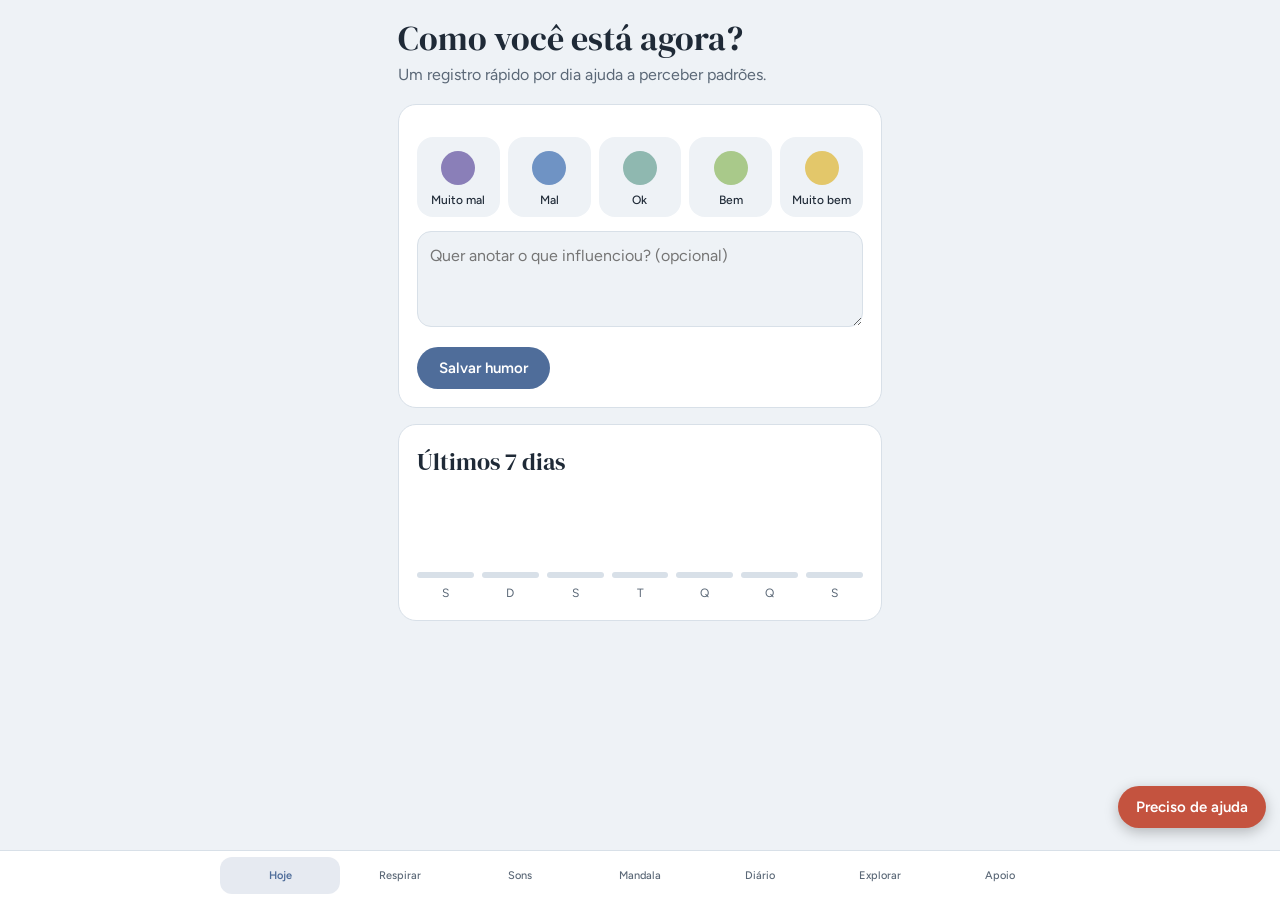
<file: index.html>
<!DOCTYPE html>
<html lang="pt-BR">
<head>
<meta charset="utf-8">
<meta name="viewport" content="width=device-width, initial-scale=1, viewport-fit=cover">
<title>Pausa — saúde mental</title>
<link href="https://fonts.googleapis.com/css2?family=DM+Serif+Display&family=Figtree:wght@400;500;600&display=swap" rel="stylesheet">
<link rel="stylesheet" href="styles.css">
</head>
<body>
<main>
<section id="hoje" class="on">
  <h1>Como você está agora?</h1>
  <p class="mut">Um registro rápido por dia ajuda a perceber padrões.</p>
  <div class="card">
    <div class="moods" id="moods" role="group" aria-label="Seu humor"></div>
    <textarea id="mnote" placeholder="Quer anotar o que influenciou? (opcional)"></textarea>
    <p style="margin:12px 0 0"><button class="btn" id="msave">Salvar humor</button> <span id="mok" class="mut" role="status"></span></p>
  </div>
  <div class="card"><h2>Últimos 7 dias</h2><div class="week" id="week"></div></div>
</section>

<section id="respirar">
  <h1>Respirar</h1>
  <p class="mut">Inspire por 4 segundos, segure por 4 e solte por 6. Repita por alguns minutos.</p>
  <div class="card">
    <div class="breath"><div class="orb" id="orb" aria-live="polite">Pronto?</div></div>
    <p style="text-align:center;margin:0"><button class="btn" id="bgo">Começar</button></p>
  </div>
</section>

<section id="sons">
  <h1>Sons relaxantes</h1>
  <p class="mut">Misture quantos quiser. Os sons são gerados no próprio aparelho e continuam tocando enquanto você usa outras abas.</p>
  <div class="card">
    <div class="snd" id="snd"></div>
    <p style="margin:16px 0 0"><label for="vol" class="mut">Volume</label><br><input id="vol" type="range" min="0" max="100" value="50" style="width:100%"></p>
    <p style="margin:12px 0 0"><button class="btn alt" id="sstop">Parar tudo</button></p>
  </div>
</section>

<section id="mandala">
  <h1>Mandala</h1>
  <p class="mut">Desenhe com o dedo e veja o traço se repetir em simetria. Sem certo ou errado: foque só no movimento e na respiração.</p>
  <div class="card">
    <canvas id="cv" width="600" height="600" aria-label="Área de desenho da mandala"></canvas>
    <div class="tools" id="sw"></div>
    <div class="tools">
      <button class="btn alt" data-n="6">6 eixos</button><button class="btn alt" data-n="8">8 eixos</button><button class="btn alt" data-n="12">12 eixos</button>
      <button class="btn" id="mclr">Limpar</button>
    </div>
  </div>
</section>

<section id="diario">
  <h1>Diário</h1>
  <p class="mut" id="prompt"></p>
  <div class="card">
    <textarea id="dtext" placeholder="Escreva sem se preocupar com o certo ou errado."></textarea>
    <p style="margin:12px 0 0"><button class="btn" id="dsave">Salvar entrada</button> <button class="btn alt" id="dnew">Outra pergunta</button></p>
  </div>
  <div class="card" id="dlist"></div>
</section>

<section id="explorar">
  <h1>Explorar</h1>
  <p class="mut">Ideias para cuidar da mente: brincar, ouvir e assistir.</p>
  <details class="card" open><summary>Jogos divertidos em grupo</summary><div id="games"></div><p class="mut" style="margin:10px 0 0">Cuidar da mente também é rir, brincar e se conectar!</p></details>
  <details class="card"><summary>Playlist: Becoming Myself</summary><p class="mut">Minha melhor versão: uma playlist para refletir, sonhar, se cuidar e evoluir. Toque em Ouvir para buscar a música.</p><div id="music"></div></details>
  <details class="card"><summary>Filmes sobre saúde mental</summary><div id="movies"></div></details>
</section>

<section id="ajuda" class="help">
  <h1>Precisa de ajuda agora?</h1>
  <p class="mut">Você não precisa passar por isso sozinho. No Brasil, estes serviços são gratuitos:</p>
  <div class="card"><ul>
    <li><a href="tel:188">CVV — 188</a>Apoio emocional e prevenção do suicídio, 24 horas. Também por chat em cvv.org.br.</li>
    <li><a href="tel:192">SAMU — 192</a>Emergências médicas e psiquiátricas.</li>
    <li><a href="tel:136">Disque Saúde — 136</a>Orientação sobre o atendimento no SUS, incluindo os CAPS (Centros de Atenção Psicossocial).</li>
  </ul></div>
  <h2 style="margin-top:28px">Livros de autoajuda</h2>
  <p class="mut">Sugestões de leitura. Os links abrem uma busca pelo título.</p>
  <div class="card" id="books"></div>
  <p class="mut" style="margin-top:16px">Este app é um apoio ao autocuidado e não substitui acompanhamento com psicólogo ou psiquiatra. Seus registros ficam só neste navegador.</p>
</section>
</main>

<button class="sos" id="sos">Preciso de ajuda</button>
<div class="ov" id="ov" role="dialog" aria-modal="true" aria-label="Ajuda imediata">
  <div class="sheet">
    <h2>Um passo de cada vez</h2>
    <p class="mut">Se você está em perigo ou pensando em se machucar, ligue agora. Há pessoas prontas para ouvir.</p>
    <a class="btn" href="tel:188">Ligar para o CVV — 188</a>
    <a class="btn" href="tel:192">Ligar para o SAMU — 192</a>
    <p style="margin:14px 0 6px"><b>Para se acalmar agora (5-4-3-2-1):</b></p>
    <p class="mut">Nomeie 5 coisas que você vê, 4 que você toca, 3 que você ouve, 2 que você cheira e 1 que você sente o gosto. Respire devagar entre cada uma.</p>
    <p><button class="btn alt" id="sbr">Respirar comigo</button> <button class="btn alt" id="scl">Fechar</button></p>
  </div>
</div>

<nav role="tablist" aria-label="Seções">
  <button role="tab" data-t="hoje" aria-selected="true">Hoje</button>
  <button role="tab" data-t="respirar" aria-selected="false">Respirar</button>
  <button role="tab" data-t="sons" aria-selected="false">Sons</button>
  <button role="tab" data-t="mandala" aria-selected="false">Mandala</button>
  <button role="tab" data-t="diario" aria-selected="false">Diário</button>
  <button role="tab" data-t="explorar" aria-selected="false">Explorar</button>
  <button role="tab" data-t="ajuda" aria-selected="false">Apoio</button>
</nav>

<script>
(function(){
var $=function(i){return document.getElementById(i)};
var S={moods:[],notes:[]};
try{var r=localStorage.getItem('pausa');if(r)S=JSON.parse(r)}catch(e){}
if(!S.moods)S.moods=[];if(!S.notes)S.notes=[];
function save(){try{localStorage.setItem('pausa',JSON.stringify(S))}catch(e){}}
function day(d){return d.toISOString().slice(0,10)}
function today(){var d=new Date();d.setMinutes(d.getMinutes()-d.getTimezoneOffset());return day(d)}

// abas
function show(t){
  document.querySelectorAll('section').forEach(function(s){s.classList.toggle('on',s.id===t)});
  document.querySelectorAll('nav button').forEach(function(b){b.setAttribute('aria-selected',b.dataset.t===t)});
  if(t!=='respirar')stop();
  window.scrollTo(0,0);
  try{history.replaceState(null,'','#'+t)}catch(e){}
}
document.querySelectorAll('nav button').forEach(function(b){b.onclick=function(){show(b.dataset.t)}});
var h=(location.hash||'').slice(1);if(['hoje','respirar','sons','mandala','diario','explorar','ajuda'].indexOf(h)>-1)show(h);

// humor
var L=['Muito mal','Mal','Ok','Bem','Muito bem'],C=['--m1','--m2','--m3','--m4','--m5'],sel=0;
var mw=$('moods');
L.forEach(function(l,i){
  var b=document.createElement('button');b.setAttribute('aria-pressed','false');
  b.innerHTML='<i style="background:var('+C[i]+')"></i>'+l;
  b.onclick=function(){sel=i+1;[].forEach.call(mw.children,function(x,j){x.setAttribute('aria-pressed',j===i)})};
  mw.appendChild(b);
});
$('msave').onclick=function(){
  if(!sel){$('mok').textContent='Escolha como você está.';return}
  var t=today();S.moods=S.moods.filter(function(m){return m.d!==t});
  S.moods.push({d:t,v:sel,n:$('mnote').value.trim()});save();
  $('mnote').value='';$('mok').textContent='Humor salvo.';week();
};
function week(){
  var w=$('week');w.innerHTML='';var d=new Date();d.setMinutes(d.getMinutes()-d.getTimezoneOffset());
  for(var i=6;i>=0;i--){
    var x=new Date(d);x.setDate(d.getDate()-i);var k=day(x);
    var m=S.moods.filter(function(m){return m.d===k})[0];
    var c=document.createElement('div');
    var b=document.createElement('b');
    if(m){b.style.height=(m.v*18)+'%';b.style.background='var('+C[m.v-1]+')';b.title=L[m.v-1]}
    c.appendChild(b);c.appendChild(document.createTextNode(['D','S','T','Q','Q','S','S'][x.getDay()]));
    w.appendChild(c);
  }
}
week();

// respiração
var timer=null,running=false;
var orb=$('orb'),bgo=$('bgo');
function phase(txt,scale,secs){orb.style.transitionDuration=secs+'s';orb.style.transform='scale('+scale+')';orb.textContent=txt}
function cycle(){
  if(!running)return;
  phase('Inspire',1.7,4);
  timer=setTimeout(function(){if(!running)return;phase('Segure',1.7,0.1);
    timer=setTimeout(function(){if(!running)return;phase('Solte',1,6);
      timer=setTimeout(cycle,6000)},4000)},4000);
}
function stop(){running=false;clearTimeout(timer);if(orb){orb.style.transitionDuration='1s';orb.style.transform='scale(1)';orb.textContent='Pronto?'}if(bgo)bgo.textContent='Começar'}
bgo.onclick=function(){if(running){stop()}else{running=true;bgo.textContent='Parar';cycle()}};

// diário
var P=['O que pesou hoje, e o que ajudou, mesmo que um pouco?','Do que você precisa neste momento?','Que pensamento se repetiu hoje? O que você diria a um amigo que pensasse isso?','Cite três coisas pequenas que correram bem hoje.','O que você pode deixar para amanhã?'];
var pi=0;function setP(){$('prompt').textContent=P[pi%P.length]}setP();
$('dnew').onclick=function(){pi++;setP()};
$('dsave').onclick=function(){
  var t=$('dtext').value.trim();if(!t)return;
  S.notes.unshift({d:new Date().toLocaleDateString('pt-BR',{day:'numeric',month:'long'}),q:P[pi%P.length],t:t});save();$('dtext').value='';list();
};
function list(){
  var l=$('dlist');l.innerHTML='';
  if(!S.notes.length){l.innerHTML='<p class="mut" style="margin:0">Suas entradas aparecem aqui. Escreva a primeira acima.</p>';return}
  S.notes.slice(0,20).forEach(function(n){
    var e=document.createElement('div');e.className='entry';
    var s=document.createElement('small');s.textContent=n.d+' · '+n.q;
    e.appendChild(s);e.appendChild(document.createTextNode(n.t));l.appendChild(e);
  });
}
list();

// socorro
function ov(o){$('ov').classList.toggle('on',o)}
$('sos').onclick=function(){ov(true)};$('scl').onclick=function(){ov(false)};
$('ov').onclick=function(e){if(e.target===this)ov(false)};
$('sbr').onclick=function(){ov(false);show('respirar')};

// livros
var B=[['Mindfulness: Atenção Plena','Mark Williams e Danny Penman'],['O Poder do Agora','Eckhart Tolle'],['Ansiedade: Como Enfrentar o Mal do Século','Augusto Cury'],['A Coragem de Ser Imperfeito','Brené Brown'],['Aonde Quer que Eu Vá, Lá Estou','Jon Kabat-Zinn']];
B.forEach(function(b){
  var d=document.createElement('div');d.className='bk';
  var t=document.createElement('div');t.innerHTML='<b></b><br><span class="mut"></span>';
  t.firstChild.textContent=b[0];t.lastChild.textContent=b[1];
  var a=document.createElement('a');a.textContent='Buscar';a.target='_blank';a.rel='noopener noreferrer';
  a.href='https://www.google.com/search?q='+encodeURIComponent('livro '+b[0]+' '+b[1]);
  d.appendChild(t);d.appendChild(a);$('books').appendChild(d);
});

// explorar
function item(p,t,d){var e=document.createElement('div');e.className='it';var b=document.createElement('b');b.textContent=t;var q=document.createElement('p');q.className='mut';q.textContent=d;e.appendChild(b);e.appendChild(q);$(p).appendChild(e)}
[['Mímica das Emoções','Sorteie uma emoção ou situação do dia a dia e faça mímica para o grupo adivinhar. Trabalha a expressão emocional com muito humor.'],
['Batata Quente da Gratidão','Passe um objeto ao som de música. Quando parar, quem estiver com ele diz algo bom do seu dia ou um elogio a um colega.'],
['Detetive do Bem-Estar','Cada pessoa escreve um hábito secreto que a ajuda a relaxar. O grupo faz perguntas divertidas para descobrir de quem é.'],
['Desafio do Pote da Alegria','Tire papéis de um pote com desafios leves e engraçados, como imitar um som relaxante, contar uma piada ou dar um abraço coletivo.']
].forEach(function(x){item('games',x[0],x[1])});
var M=[['Encontrar seu propósito e sentido para a vida',[['Vienna','Billy Joel'],['What Was I Made For?','Billie Eilish'],['The Climb','Miley Cyrus'],['Unwritten','Natasha Bedingfield'],['A Vida é Desafio',"Racionais MC's"]]],
['Amor-próprio e autoestima',[['Scars to Your Beautiful','Alessia Cara'],['Born This Way','Lady Gaga'],['Love Myself','Hailee Steinfeld'],['Good as Hell','Lizzo'],['Beautiful','Christina Aguilera'],['i','Kendrick Lamar']]],
['Saúde mental e equilíbrio emocional',[['After the Storm','Kali Uchis'],['Rainbow','Kesha'],['Keep Your Head Up','Andy Grammer'],['Three Little Birds','Bob Marley']]],
['Evolução pessoal e motivação',[['A Sky Full of Stars','Coldplay'],['The Nights','Avicii'],['Shake It Out','Florence + The Machine'],['Firework','Katy Perry'],['Dog Days Are Over','Florence + The Machine'],['Eu Vou Seguir','Marina Elali']]],
['Músicas brasileiras para refletir sobre a vida',[['Trem-Bala','Ana Vilela'],['Paciência','Lenine'],['Dias Melhores','Jota Quest'],['Mais Uma Vez','Renato Russo'],['Enquanto Houver Sol','Titãs'],['É Preciso Saber Viver','Titãs']]]];
M.forEach(function(c){
  var h=document.createElement('div');h.className='cat';h.textContent=c[0];$('music').appendChild(h);
  c[1].forEach(function(s){
    var r=document.createElement('div');r.className='sg';
    var t=document.createElement('span');t.textContent=s[0]+' — '+s[1];
    var a=document.createElement('a');a.textContent='Ouvir';a.target='_blank';a.rel='noopener noreferrer';
    a.href='https://www.youtube.com/results?search_query='+encodeURIComponent(s[0]+' '+s[1]);
    r.appendChild(t);r.appendChild(a);$('music').appendChild(r);
  });
});
[['Divertida Mente (2015)','Mostra como as emoções influenciam nossos sentimentos e comportamentos.'],
['As Vantagens de Ser Invisível (2012)','Aborda sofrimento emocional, traumas, bullying, amizade e a importância de buscar apoio.'],
['Nise: O Coração da Loucura (2015)','Retrata o cuidado humanizado em saúde mental e o uso da arte como parte do tratamento.'],
['O Mínimo para Viver (2017)','Aborda a anorexia e os desafios de quem enfrenta um transtorno alimentar, destacando a importância do tratamento. Pode ser um tema sensível: assista com cuidado.'],
['Extraordinário (2017)','Fala sobre bullying, autoestima, empatia, aceitação e respeito às diferenças.'],
['O Lado Bom da Vida (2012)','Aborda saúde mental, relações afetivas, recuperação e a importância do acompanhamento profissional.']
].forEach(function(x){item('movies',x[0],x[1])});

// sons (Web Audio)
var AC=null,master=null,live={};
function ac(){if(!AC){AC=new (window.AudioContext||window.webkitAudioContext)();master=AC.createGain();master.gain.value=.5;master.connect(AC.destination)}if(AC.state==='suspended')AC.resume();return AC}
function noise(c,brown){var n=c.sampleRate*3,b=c.createBuffer(1,n,c.sampleRate),d=b.getChannelData(0),l=0;
  for(var i=0;i<n;i++){var w=Math.random()*2-1;if(brown){l=(l+.02*w)/1.02;d[i]=l*3.5}else d[i]=w*.6}
  var s=c.createBufferSource();s.buffer=b;s.loop=true;return s}
function lfo(c,f,depth,target){var o=c.createOscillator(),g=c.createGain();o.frequency.value=f;g.gain.value=depth;o.connect(g);g.connect(target);o.start();return o}
var SND={
 'Chuva':function(c,out){var s=noise(c,false),hp=c.createBiquadFilter(),lp=c.createBiquadFilter();hp.type='highpass';hp.frequency.value=700;lp.type='lowpass';lp.frequency.value=7000;s.connect(hp);hp.connect(lp);lp.connect(out);s.start();return [s]},
 'Oceano':function(c,out){var s=noise(c,true),lp=c.createBiquadFilter(),g=c.createGain();lp.type='lowpass';lp.frequency.value=800;g.gain.value=.5;s.connect(lp);lp.connect(g);g.connect(out);s.start();return [s,lfo(c,.09,.4,g.gain)]},
 'Vento':function(c,out){var s=noise(c,true),bp=c.createBiquadFilter();bp.type='bandpass';bp.frequency.value=450;bp.Q.value=.9;s.connect(bp);bp.connect(out);s.start();return [s,lfo(c,.06,250,bp.frequency)]},
 'Tigela tibetana':function(c,out){var r=[],g=c.createGain();g.gain.value=.12;g.connect(out);[174.6,261.6,392].forEach(function(f,i){var o=c.createOscillator();o.type='sine';o.frequency.value=f;var m=c.createGain();m.gain.value=.5;o.connect(m);m.connect(g);o.start();r.push(o);r.push(lfo(c,.15+i*.05,.25,m.gain))});return r}
};
Object.keys(SND).forEach(function(k){
  var b=document.createElement('button');b.textContent=k;b.setAttribute('aria-pressed','false');
  b.onclick=function(){
    var c=ac();
    if(live[k]){off(k);b.setAttribute('aria-pressed','false');return}
    var out=c.createGain();out.gain.value=0;out.connect(master);
    var nodes=SND[k](c,out);out.gain.linearRampToValueAtTime(.7,c.currentTime+2);
    live[k]={out:out,nodes:nodes,b:b};b.setAttribute('aria-pressed','true');
  };
  $('snd').appendChild(b);
});
function off(k){var o=live[k];if(!o)return;var c=AC;o.out.gain.cancelScheduledValues(c.currentTime);o.out.gain.setTargetAtTime(0,c.currentTime,.3);
  setTimeout(function(){o.nodes.forEach(function(n){try{n.stop()}catch(e){}})},1500);o.b.setAttribute('aria-pressed','false');delete live[k]}
$('sstop').onclick=function(){Object.keys(live).forEach(off)};
$('vol').oninput=function(){if(master)master.gain.value=this.value/100};

// mandala
var cv=$('cv'),g=cv.getContext('2d'),col='#4f6d9a',N=8,down=false,lp=null;
g.lineCap='round';g.lineJoin='round';g.lineWidth=3;
function pt(e){var r=cv.getBoundingClientRect();return{x:(e.clientX-r.left)*600/r.width-300,y:(e.clientY-r.top)*600/r.height-300}}
function seg(a,b){g.strokeStyle=col;
  for(var k=0;k<N;k++){var t=2*Math.PI*k/N,c=Math.cos(t),s=Math.sin(t);
    for(var f=-1;f<=1;f+=2){
      g.beginPath();
      g.moveTo(300+f*a.x*c-a.y*s,300+f*a.x*s+a.y*c);
      g.lineTo(300+f*b.x*c-b.y*s,300+f*b.x*s+b.y*c);
      g.stroke();
    }}}
cv.onpointerdown=function(e){down=true;lp=pt(e);cv.setPointerCapture(e.pointerId);seg(lp,lp)};
cv.onpointermove=function(e){if(!down)return;var p=pt(e);seg(lp,p);lp=p};
cv.onpointerup=cv.onpointercancel=function(){down=false};
['#e07a5f','#f2cc8f','#81b29a','#4f6d9a','#8a7fb8','#e9a8c4'].forEach(function(c,i){
  var b=document.createElement('button');b.className='sw';b.style.background=c;b.setAttribute('aria-label','Cor '+(i+1));b.setAttribute('aria-pressed',i===3);
  b.onclick=function(){col=c;[].forEach.call($('sw').children,function(x){x.setAttribute('aria-pressed',x===b)})};
  $('sw').appendChild(b);
});
document.querySelectorAll('[data-n]').forEach(function(b){b.onclick=function(){N=+b.dataset.n}});
$('mclr').onclick=function(){g.clearRect(0,0,600,600)};
})();
</script>
</body>
</html>
</file>
<file: styles.css>
:root{--bg:#eef2f6;--card:#fff;--ink:#1f2a37;--mut:#5b6877;--line:#d8e0e8;--acc:#4f6d9a;--acc2:#7fb5a6;--on:#fff;
--m1:#8a7fb8;--m2:#6f93c4;--m3:#8fb8b0;--m4:#a9c98a;--m5:#e3c76a;
box-sizing:border-box;padding-top:env(safe-area-inset-top,0px);padding-bottom:env(safe-area-inset-bottom,0px)}
@media (prefers-color-scheme:dark){:root:not([data-theme="light"]){--bg:#121a24;--card:#1b2633;--ink:#e8eef5;--mut:#9aa8b8;--line:#2c3a4a;--acc:#8fb0e0;--acc2:#6fb3a2;--on:#10202f}}
:root[data-theme="dark"]{--bg:#121a24;--card:#1b2633;--ink:#e8eef5;--mut:#9aa8b8;--line:#2c3a4a;--acc:#8fb0e0;--acc2:#6fb3a2;--on:#10202f}
html{scroll-padding-top:env(safe-area-inset-top,0px)}
*{box-sizing:border-box}
body{margin:0;background:var(--bg);color:var(--ink);font:16px/1.55 Figtree,system-ui,sans-serif}
main{max-width:520px;margin:0 auto;padding:20px 18px 96px}
h1,h2{font-family:"DM Serif Display",Georgia,serif;font-weight:400;margin:0}
h1{font-size:34px;line-height:1.1;margin-bottom:6px}
h2{font-size:24px;margin-bottom:6px}
p{margin:0 0 12px}.mut{color:var(--mut)}
.card{background:var(--card);border:1px solid var(--line);border-radius:18px;padding:18px;margin-top:16px}
section{display:none}section.on{display:block}
nav{position:fixed;left:0;right:0;bottom:0;background:var(--card);border-top:1px solid var(--line);display:flex;justify-content:center;padding:6px 8px calc(6px + env(safe-area-inset-bottom,0px))}
nav button{flex:1;max-width:120px;background:none;border:0;color:var(--mut);font:500 14px Figtree,sans-serif;padding:12px 4px;border-radius:12px;cursor:pointer}
nav button[aria-selected="true"]{color:var(--acc);background:color-mix(in srgb,var(--acc) 14%,transparent);font-weight:600}
button:focus-visible,textarea:focus-visible{outline:3px solid var(--acc);outline-offset:2px}
.moods{display:grid;grid-template-columns:repeat(5,1fr);gap:8px;margin:14px 0}
.moods button{border:2px solid transparent;border-radius:16px;padding:12px 2px 8px;background:var(--bg);color:var(--ink);font:500 12px Figtree,sans-serif;cursor:pointer;display:flex;flex-direction:column;align-items:center;gap:8px}
.moods i{width:34px;height:34px;border-radius:50%;display:block}
.moods button[aria-pressed="true"]{border-color:var(--acc)}
textarea{width:100%;min-height:96px;border:1px solid var(--line);border-radius:14px;background:var(--bg);color:var(--ink);font:16px/1.5 Figtree,sans-serif;padding:12px;resize:vertical}
.btn{background:var(--acc);color:var(--on);border:0;border-radius:999px;padding:12px 22px;font:600 15px Figtree,sans-serif;cursor:pointer}
.btn.alt{background:transparent;color:var(--acc);border:1.5px solid var(--acc)}
.week{display:flex;align-items:flex-end;gap:8px;height:110px;margin-top:12px}
.week div{flex:1;display:flex;flex-direction:column;align-items:center;justify-content:flex-end;gap:6px;height:100%;font-size:12px;color:var(--mut)}
.week b{width:100%;border-radius:8px;min-height:6px;background:var(--line)}
.breath{display:grid;place-items:center;height:290px}
.orb{width:120px;height:120px;border-radius:50%;background:radial-gradient(circle at 35% 30%,var(--acc2),var(--acc));display:grid;place-items:center;color:var(--on);font-weight:600;text-align:center;transition:transform 4s ease-in-out;box-shadow:0 0 0 14px color-mix(in srgb,var(--acc2) 22%,transparent)}
.entry{border-top:1px solid var(--line);padding:12px 0;white-space:pre-wrap}.entry:first-child{border-top:0}
.entry small{display:block;color:var(--mut);margin-bottom:2px}
.help a{display:block;color:var(--acc);font-weight:600;font-size:20px;text-decoration:none}
.help li{margin-bottom:14px;list-style:none}.help ul{padding:0;margin:0}
nav button{font-size:12px;padding:12px 2px}
.sos{position:fixed;right:14px;bottom:calc(72px + env(safe-area-inset-bottom,0px));background:#c4533f;color:#fff;border:0;border-radius:999px;padding:12px 18px;font:600 15px Figtree,sans-serif;box-shadow:0 4px 14px rgba(0,0,0,.25);cursor:pointer;z-index:20}
.ov{position:fixed;inset:0;background:rgba(10,18,28,.6);display:none;align-items:flex-end;justify-content:center;z-index:30}.ov.on{display:flex}
.sheet{background:var(--card);width:100%;max-width:520px;border-radius:22px 22px 0 0;padding:22px 18px calc(22px + env(safe-area-inset-bottom,0px));max-height:88vh;overflow:auto}
.sheet a.btn{display:block;text-align:center;text-decoration:none;margin-bottom:10px}
.snd{display:grid;grid-template-columns:1fr 1fr;gap:10px;margin-top:12px}
.snd button{background:var(--bg);color:var(--ink);border:2px solid transparent;border-radius:16px;padding:18px 8px;font:600 15px Figtree,sans-serif;cursor:pointer}
.snd button[aria-pressed="true"]{border-color:var(--acc);background:color-mix(in srgb,var(--acc) 16%,transparent)}
canvas{width:100%;aspect-ratio:1;border-radius:50%;background:var(--bg);border:1px solid var(--line);touch-action:none;display:block}
.tools{display:flex;flex-wrap:wrap;gap:8px;align-items:center;margin-top:12px}
.sw{width:30px;height:30px;border-radius:50%;border:3px solid transparent;cursor:pointer;padding:0}
.sw[aria-pressed="true"]{border-color:var(--ink)}
.tools .btn{padding:8px 14px;font-size:14px}
.bk{display:flex;justify-content:space-between;gap:10px;align-items:center;border-top:1px solid var(--line);padding:12px 0}.bk:first-child{border-top:0}
.bk a{color:var(--acc);font-weight:600;white-space:nowrap}
nav button{font-size:11px;padding:12px 0}
details.card summary{font:400 22px "DM Serif Display",Georgia,serif;cursor:pointer;list-style:none}
details.card summary::-webkit-details-marker{display:none}
details.card[open] summary{margin-bottom:8px}
.it{border-top:1px solid var(--line);padding:12px 0}.it b{display:block}.it p{margin:2px 0 0}
.cat{font-weight:600;margin:16px 0 4px;color:var(--acc)}
.sg{display:flex;justify-content:space-between;gap:8px;padding:5px 0}.sg a{color:var(--acc);font-weight:600;text-decoration:none}
@media (prefers-reduced-motion:reduce){.orb{transition:none}}
</file>
